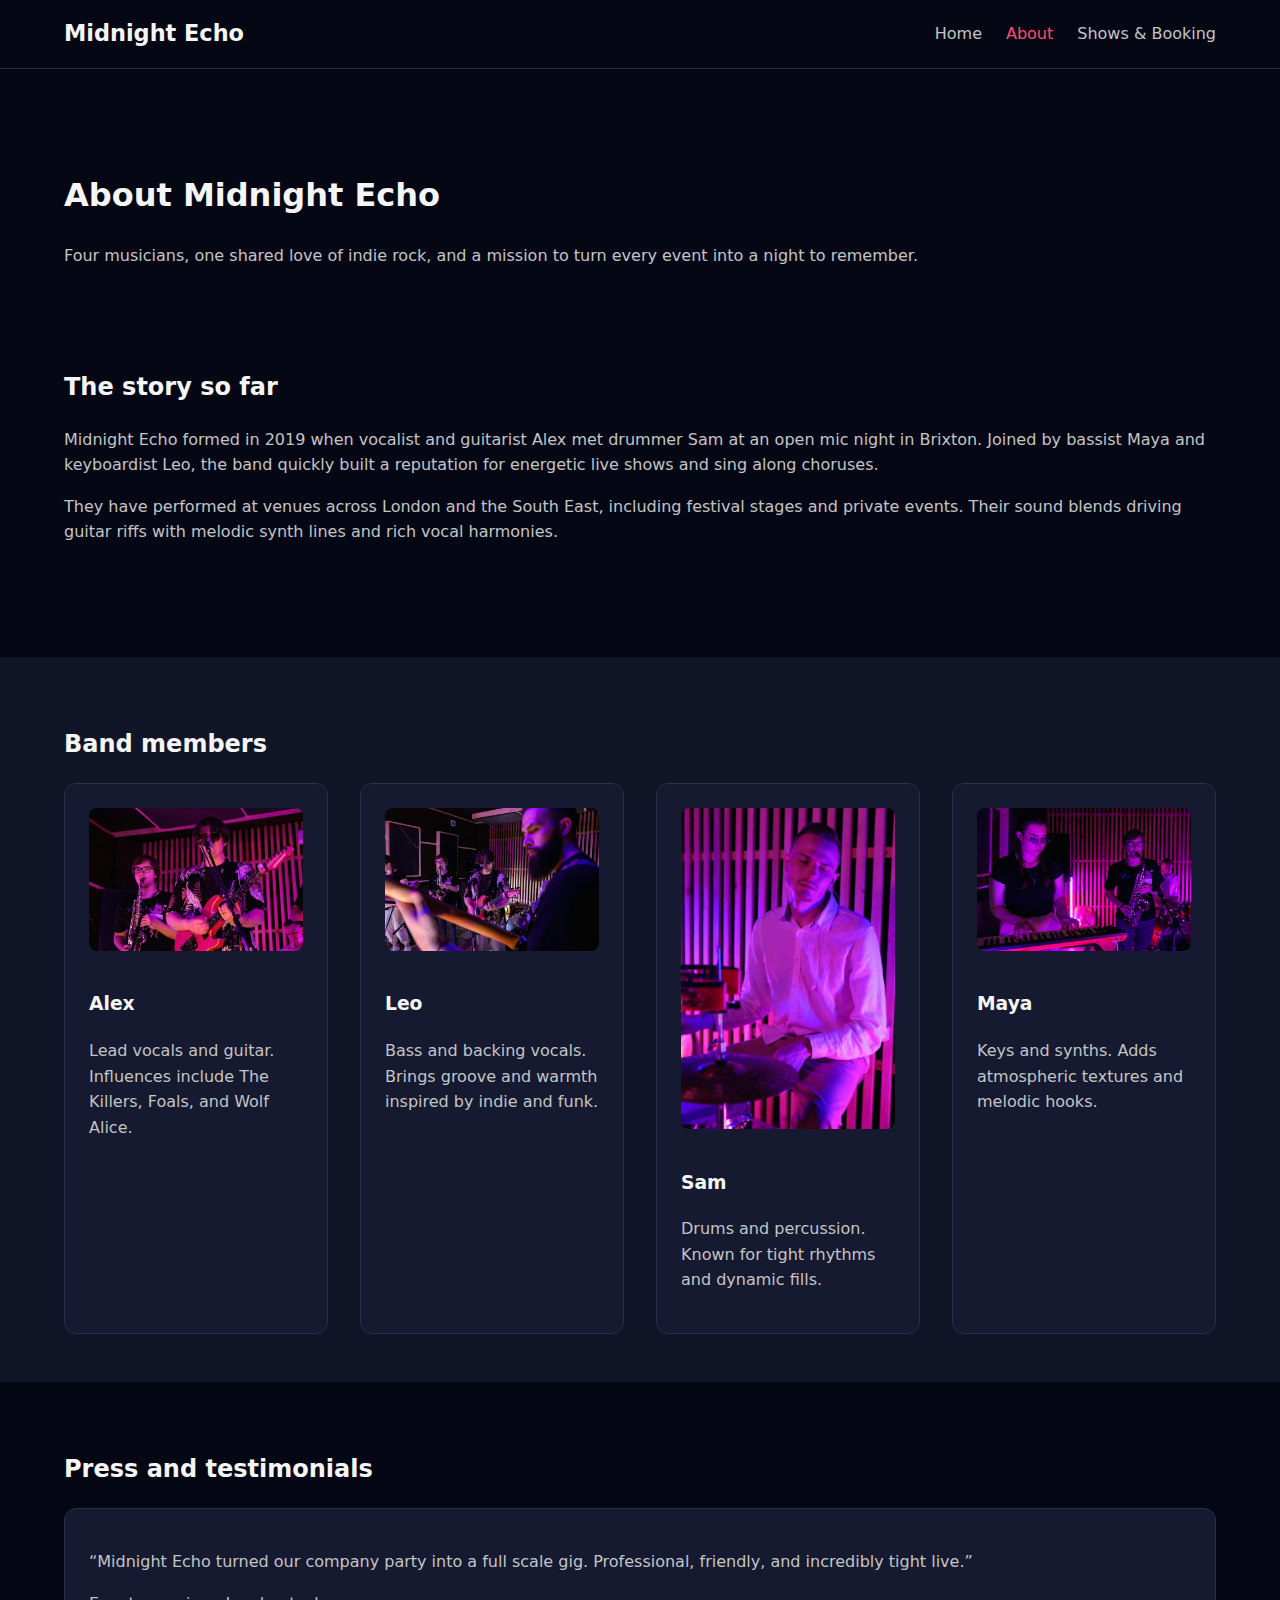
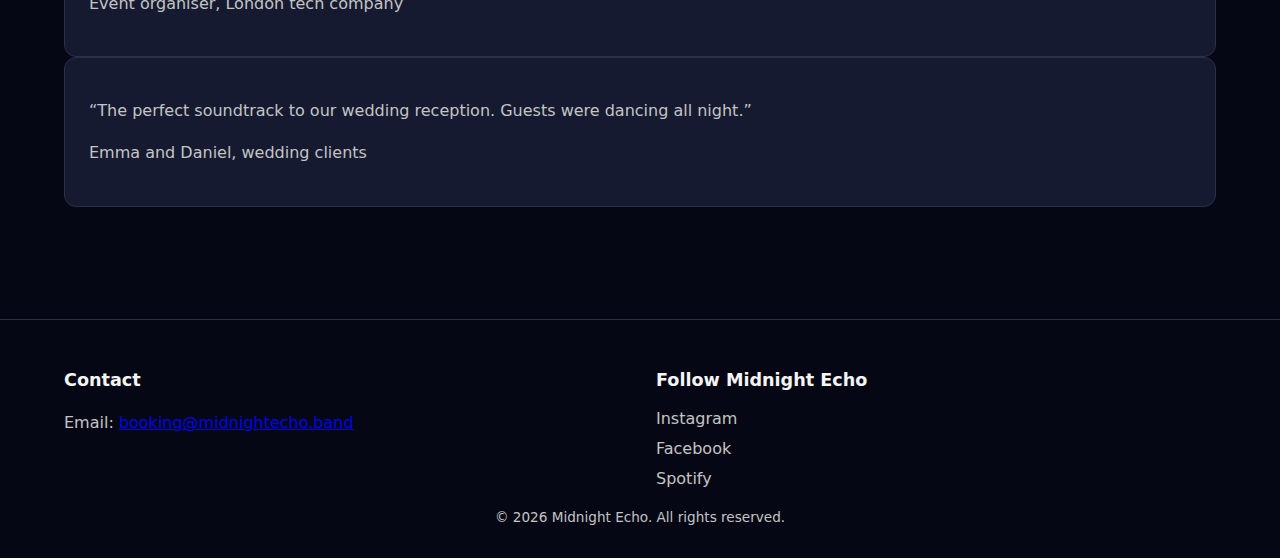
<file: about.html>
<!DOCTYPE html>
<html lang="en">
<head>
  <meta charset="UTF-8">
  <title>About Midnight Echo</title>
  <meta name="viewport" content="width=device-width, initial-scale=1.0">
  <meta name="description" content="Learn about Midnight Echo, band members, influences, and story.">
  <link rel="stylesheet" href="assets/css/style.css">
</head>
<body>
  <header>
    <div class="logo">
      <a href="index.html">Midnight Echo</a>
    </div>
    <nav aria-label="Main navigation">
      <ul class="nav-menu">
        <li><a href="index.html">Home</a></li>
        <li><a href="about.html" class="active">About</a></li>
        <li><a href="shows.html">Shows & Booking</a></li>
      </ul>
    </nav>
  </header>

  <main>
    <section class="page-hero" aria-labelledby="about-heading">
      <h1 id="about-heading">About Midnight Echo</h1>
      <p>Four musicians, one shared love of indie rock, and a mission to turn every event into a night to remember.</p>
    </section>

    <section class="section" aria-labelledby="story-heading">
      <h2 id="story-heading">The story so far</h2>
      <p>Midnight Echo formed in 2019 when vocalist and guitarist Alex met drummer Sam at an open mic night in Brixton. Joined by bassist Maya and keyboardist Leo, the band quickly built a reputation for energetic live shows and sing along choruses.</p>
      <p>They have performed at venues across London and the South East, including festival stages and private events. Their sound blends driving guitar riffs with melodic synth lines and rich vocal harmonies.</p>
    </section>

    <section class="section section-alt" aria-labelledby="members-heading">
      <h2 id="members-heading">Band members</h2>
      <div class="members-grid">
        <article class="member-card">
          <img src="assets/images/member-alex.jpg" alt="Alex, vocalist and guitarist of Midnight Echo">
          <h3>Alex</h3>
          <p>Lead vocals and guitar. Influences include The Killers, Foals, and Wolf Alice.</p>
        </article>
        <article class="member-card">
          <img src="assets/images/member-leo.jpg" alt="Leo, bassist of Midnight Echo">
          <h3>Leo</h3>
          <p>Bass and backing vocals. Brings groove and warmth inspired by indie and funk.</p>
        </article>
        <article class="member-card">
          <img src="assets/images/member-sam.jpg" alt="Sam, drummer of Midnight Echo">
          <h3>Sam</h3>
          <p>Drums and percussion. Known for tight rhythms and dynamic fills.</p>
        </article>
        <article class="member-card">
          <img src="assets/images/member-maya.jpg" alt="Maya, keyboardist of Midnight Echo">
          <h3>Maya</h3>
          <p>Keys and synths. Adds atmospheric textures and melodic hooks.</p>
        </article>
      </div>
    </section>

    <section class="section" aria-labelledby="press-heading">
      <h2 id="press-heading">Press and testimonials</h2>
      <article class="quote-card">
        <p>“Midnight Echo turned our company party into a full scale gig. Professional, friendly, and incredibly tight live.”</p>
        <p class="quote-source">Event organiser, London tech company</p>
      </article>
      <article class="quote-card">
        <p>“The perfect soundtrack to our wedding reception. Guests were dancing all night.”</p>
        <p class="quote-source">Emma and Daniel, wedding clients</p>
      </article>
    </section>
  </main>

  <footer>
    <section class="footer-main">
      <div class="footer-column">
        <h2 class="footer-heading">Contact</h2>
        <p>Email: <a href="mailto:booking@midnightecho.band">booking@midnightecho.band</a></p>
      </div>
      <div class="footer-column">
        <h2 class="footer-heading">Follow Midnight Echo</h2>
        <ul class="social-links">
          <li><a href="https://instagram.com" target="_blank" rel="noopener">Instagram</a></li>
          <li><a href="https://facebook.com" target="_blank" rel="noopener">Facebook</a></li>
          <li><a href="https://spotify.com" target="_blank" rel="noopener">Spotify</a></li>
        </ul>
      </div>
    </section>
    <p class="footer-copy">© 2026 Midnight Echo. All rights reserved.</p>
  </footer>
</body>
</html>
</file>
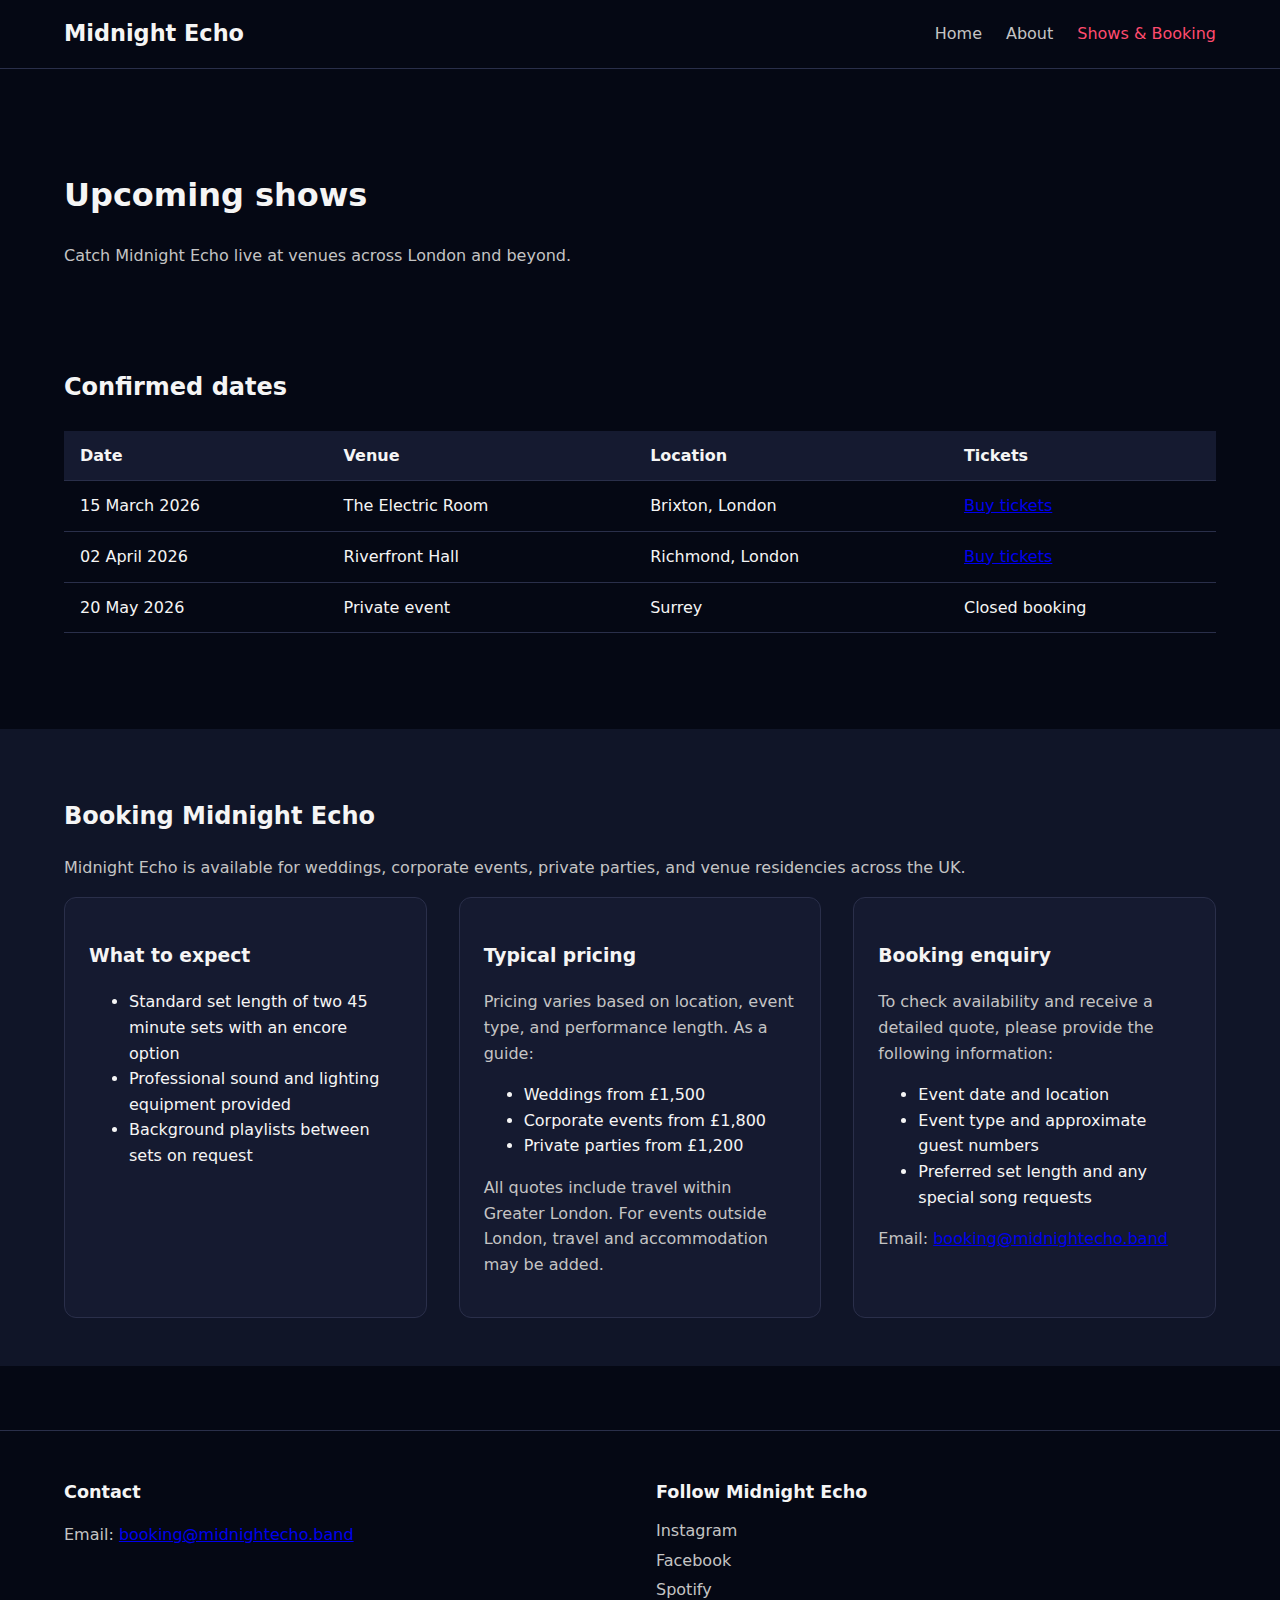
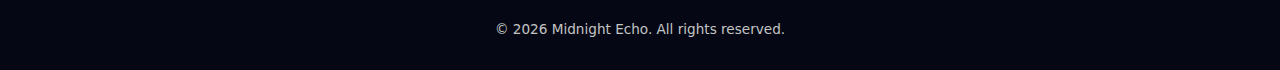
<file: shows.html>
<!DOCTYPE html>
<html lang="en">
<head>
  <meta charset="UTF-8">
  <title>Shows and Booking | Midnight Echo</title>
  <meta name="viewport" content="width=device-width, initial-scale=1.0">
  <meta name="description" content="Upcoming shows and booking information for Midnight Echo.">
  <link rel="stylesheet" href="assets/css/style.css">
</head>
<body>
  <header>
    <div class="logo">
      <a href="index.html">Midnight Echo</a>
    </div>
    <nav aria-label="Main navigation">
      <ul class="nav-menu">
        <li><a href="index.html">Home</a></li>
        <li><a href="about.html">About</a></li>
        <li><a href="shows.html" class="active">Shows & Booking</a></li>
      </ul>
    </nav>
  </header>

  <main>
    <section class="page-hero" aria-labelledby="shows-heading">
      <h1 id="shows-heading">Upcoming shows</h1>
      <p>Catch Midnight Echo live at venues across London and beyond.</p>
    </section>

    <section class="section" aria-labelledby="dates-heading">
      <h2 id="dates-heading">Confirmed dates</h2>
      <table class="shows-table">
        <thead>
          <tr>
            <th scope="col">Date</th>
            <th scope="col">Venue</th>
            <th scope="col">Location</th>
            <th scope="col">Tickets</th>
          </tr>
        </thead>
        <tbody>
          <tr>
            <td>15 March 2026</td>
            <td>The Electric Room</td>
            <td>Brixton, London</td>
            <td><a href="https://tickets.example.com" target="_blank" rel="noopener">Buy tickets</a></td>
          </tr>
          <tr>
            <td>02 April 2026</td>
            <td>Riverfront Hall</td>
            <td>Richmond, London</td>
            <td><a href="https://tickets.example.com" target="_blank" rel="noopener">Buy tickets</a></td>
          </tr>
          <tr>
            <td>20 May 2026</td>
            <td>Private event</td>
            <td>Surrey</td>
            <td>Closed booking</td>
          </tr>
        </tbody>
      </table>
    </section>

    <section class="section section-alt" id="booking" aria-labelledby="booking-heading">
      <h2 id="booking-heading">Booking Midnight Echo</h2>
      <p>Midnight Echo is available for weddings, corporate events, private parties, and venue residencies across the UK.</p>
      <div class="booking-grid">
        <article class="booking-card">
          <h3>What to expect</h3>
          <ul>
            <li>Standard set length of two 45 minute sets with an encore option</li>
            <li>Professional sound and lighting equipment provided</li>
            <li>Background playlists between sets on request</li>
          </ul>
        </article>
        <article class="booking-card">
          <h3>Typical pricing</h3>
          <p>Pricing varies based on location, event type, and performance length. As a guide:</p>
          <ul>
            <li>Weddings from £1,500</li>
            <li>Corporate events from £1,800</li>
            <li>Private parties from £1,200</li>
          </ul>
          <p>All quotes include travel within Greater London. For events outside London, travel and accommodation may be added.</p>
        </article>
        <article class="booking-card">
          <h3>Booking enquiry</h3>
          <p>To check availability and receive a detailed quote, please provide the following information:</p>
          <ul>
            <li>Event date and location</li>
            <li>Event type and approximate guest numbers</li>
            <li>Preferred set length and any special song requests</li>
          </ul>
          <p>Email: <a href="mailto:booking@midnightecho.band">booking@midnightecho.band</a></p>
        </article>
      </div>
    </section>
  </main>

  <footer>
    <section class="footer-main">
      <div class="footer-column">
        <h2 class="footer-heading">Contact</h2>
        <p>Email: <a href="mailto:booking@midnightecho.band">booking@midnightecho.band</a></p>
      </div>
      <div class="footer-column">
        <h2 class="footer-heading">Follow Midnight Echo</h2>
        <ul class="social-links">
          <li><a href="https://instagram.com" target="_blank" rel="noopener">Instagram</a></li>
          <li><a href="https://facebook.com" target="_blank" rel="noopener">Facebook</a></li>
          <li><a href="https://spotify.com" target="_blank" rel="noopener">Spotify</a></li>
        </ul>
      </div>
    </section>
    <p class="footer-copy">© 2026 Midnight Echo. All rights reserved.</p>
  </footer>
</body>
</html>
</file>
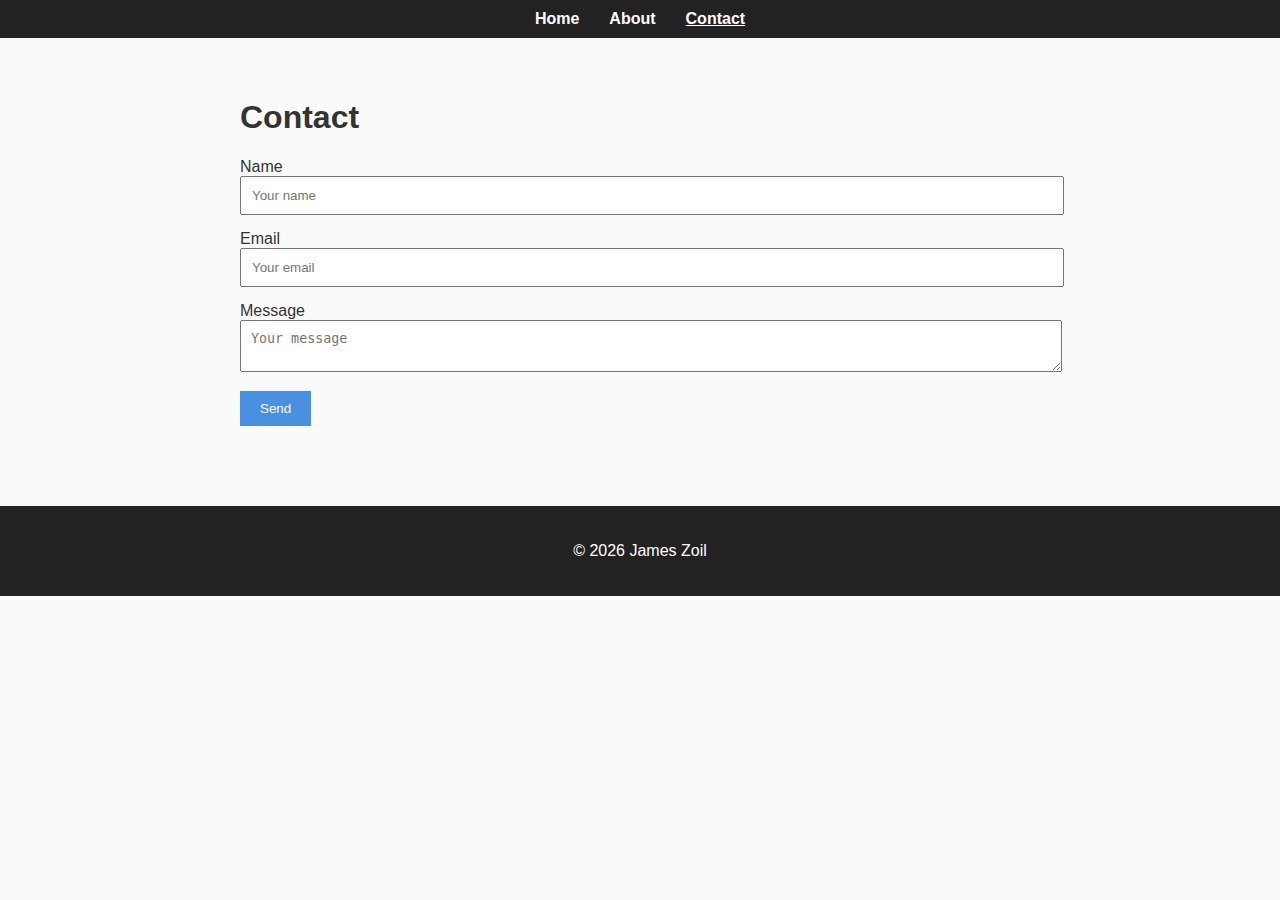
<file: project-1/contact.html>
<!DOCTYPE html>
<html lang="en">
<head>
    <meta charset="UTF-8">
    <meta name="viewport" content="width=device-width, initial-scale=1.0">
    <title>Contact | My Static Website</title>
    <link rel="stylesheet" href="css/styles.css">
</head>
<body>

<nav class="main-nav">
    <ul>
        <li><a href="index.html">Home</a></li>
        <li><a href="about.html">About</a></li>
        <li><a href="contact.html" class="active">Contact</a></li>
    </ul>
</nav>

<section class="content">
    <h1>Contact</h1>
    <form>
        <label>Name</label>
        <input type="text" placeholder="Your name">

        <label>Email</label>
        <input type="email" placeholder="Your email">

        <label>Message</label>
        <textarea placeholder="Your message"></textarea>

        <button type="submit">Send</button>
    </form>
</section>

<footer>
    <p>© 2026 James Zoil</p>
</footer>

</body>
</html>
</file>
<file: assets/css/style.css>
/* Custom CSS for Midnight Echo
   All code in this file is written by James.
*/

/* Base styles */

:root {
  --color-bg: #050814;
  --color-bg-alt: #101528;
  --color-primary: #ff4b6e;
  --color-secondary: #ffd166;
  --color-text: #f5f5f5;
  --color-text-muted: #c4c4c4;
  --color-border: #2a2f4a;
  --font-main: system-ui, -apple-system, BlinkMacSystemFont, "Segoe UI", sans-serif;
}

*,
*::before,
*::after {
  box-sizing: border-box;
}

body {
  margin: 0;
  font-family: var(--font-main);
  background-color: var(--color-bg);
  color: var(--color-text);
  line-height: 1.6;
}

/* Layout */

header {
  display: flex;
  align-items: center;
  justify-content: space-between;
  padding: 1rem 5vw;
  background-color: #050814;
  border-bottom: 1px solid var(--color-border);
  position: sticky;
  top: 0;
  z-index: 10;
}

.logo a {
  font-size: 1.4rem;
  font-weight: 700;
  color: var(--color-text);
  text-decoration: none;
}

.nav-menu {
  list-style: none;
  display: flex;
  gap: 1.5rem;
  margin: 0;
  padding: 0;
}

.nav-menu a {
  color: var(--color-text-muted);
  text-decoration: none;
  font-weight: 500;
}

.nav-menu a:hover,
.nav-menu a.active {
  color: var(--color-primary);
}

main {
  padding: 2rem 5vw 4rem;
}

.section {
  padding: 3rem 0;
}

.section-alt {
  background-color: var(--color-bg-alt);
  padding: 3rem 5vw;
  margin: 3rem -5vw 0;
}

.page-hero {
  padding: 3rem 0 1rem;
}

.hero {
  display: grid;
  grid-template-columns: minmax(0, 1.2fr) minmax(0, 1fr);
  gap: 2rem;
  align-items: center;
  padding: 3rem 0;
}

.hero-content h1 {
  font-size: 2.4rem;
  margin-bottom: 1rem;
}

.hero-content p {
  max-width: 36rem;
  color: var(--color-text-muted);
}

.hero-image img {
  width: 100%;
  height: auto;
  border-radius: 0.75rem;
  object-fit: cover;
}

/* Buttons */

.btn {
  display: inline-block;
  padding: 0.75rem 1.5rem;
  border-radius: 999px;
  text-decoration: none;
  font-weight: 600;
  border: 2px solid transparent;
  cursor: pointer;
}

.primary-btn {
  background-color: var(--color-primary);
  color: #050814;
}

.primary-btn:hover {
  background-color: #ff6b86;
}

.secondary-btn {
  background-color: transparent;
  color: var(--color-primary);
  border-color: var(--color-primary);
}

.secondary-btn:hover {
  background-color: rgba(255, 75, 110, 0.1);
}

/* Grids */

.media-grid,
.highlights-grid,
.members-grid,
.booking-grid {
  display: grid;
  gap: 2rem;
}

.media-card,
.highlight-card,
.member-card,
.booking-card,
.quote-card {
  background-color: #151a30;
  border-radius: 0.75rem;
  padding: 1.5rem;
  border: 1px solid var(--color-border);
}

.member-card img {
  width: 100%;
  height: auto;
  border-radius: 0.5rem;
  margin-bottom: 0.75rem;
}

/* Video wrapper */

.video-wrapper {
  position: relative;
  padding-bottom: 56.25%;
  height: 0;
  overflow: hidden;
  border-radius: 0.75rem;
}

.video-wrapper iframe {
  position: absolute;
  inset: 0;
  width: 100%;
  height: 100%;
  border: 0;
}

/* Shows table */

.shows-table {
  width: 100%;
  border-collapse: collapse;
  margin-top: 1.5rem;
}

.shows-table th,
.shows-table td {
  padding: 0.75rem 1rem;
  border-bottom: 1px solid var(--color-border);
  text-align: left;
}

.shows-table th {
  background-color: #151a30;
}

/* Footer */

footer {
  background-color: #050814;
  border-top: 1px solid var(--color-border);
  padding: 2rem 5vw 1rem;
}

.footer-main {
  display: grid;
  gap: 2rem;
  grid-template-columns: repeat(auto-fit, minmax(220px, 1fr));
  margin-bottom: 1rem;
}

.footer-heading {
  font-size: 1.1rem;
  margin-bottom: 0.75rem;
}

.social-links {
  list-style: none;
  padding: 0;
  margin: 0;
}

.social-links li + li {
  margin-top: 0.25rem;
}

.social-links a {
  color: var(--color-text-muted);
  text-decoration: none;
}

.social-links a:hover {
  color: var(--color-primary);
}

.footer-copy {
  font-size: 0.85rem;
  color: var(--color-text-muted);
  text-align: center;
}

/* Forms */

.newsletter-form {
  display: flex;
  flex-direction: column;
  gap: 0.5rem;
}

.newsletter-form input[type="email"] {
  padding: 0.5rem 0.75rem;
  border-radius: 0.5rem;
  border: 1px solid var(--color-border);
  background-color: #050814;
  color: var(--color-text);
}

/* Typography */

h1,
h2,
h3 {
  color: var(--color-text);
}

p {
  color: var(--color-text-muted);
}

/* Responsive design */

@media (max-width: 900px) {
  .hero {
    grid-template-columns: 1fr;
  }
}

@media (max-width: 700px) {
  header {
    flex-direction: column;
    align-items: flex-start;
    gap: 0.75rem;
  }

  .nav-menu {
    flex-wrap: wrap;
    gap: 1rem;
  }

  main {
    padding: 1.5rem 5vw 3rem;
  }

  .section,
  .section-alt {
    padding: 2rem 0;
  }
}

@media (min-width: 700px) {
  .media-grid {
    grid-template-columns: repeat(3, minmax(0, 1fr));
  }

  .highlights-grid {
    grid-template-columns: repeat(3, minmax(0, 1fr));
  }

  .members-grid {
    grid-template-columns: repeat(4, minmax(0, 1fr));
  }

  .booking-grid {
    grid-template-columns: repeat(3, minmax(0, 1fr));
  }
}
</file>
<file: project-1/css/styles.css>
/* Custom CSS written by me */

body {
    margin: 0;
    font-family: Arial, sans-serif;
    background: #fafafa;
    color: #333;
}

.main-nav {
    background: #222;
    padding: 10px 0;
}

.main-nav ul {
    list-style: none;
    display: flex;
    justify-content: center;
    gap: 30px;
    margin: 0;
    padding: 0;
}

.main-nav a {
    color: white;
    text-decoration: none;
    font-weight: bold;
}

.main-nav a.active {
    text-decoration: underline;
}

.hero {
    background: #4a90e2;
    color: white;
    padding: 60px;
    text-align: center;
}

.content {
    padding: 40px;
    max-width: 800px;
    margin: auto;
}

form input, form textarea {
    width: 100%;
    padding: 10px;
    margin-bottom: 15px;
}

button {
    padding: 10px 20px;
    background: #4a90e2;
    color: white;
    border: none;
    cursor: pointer;
}

footer {
    text-align: center;
    padding: 20px;
    background: #222;
    color: white;
    margin-top: 40px;
}
</file>
